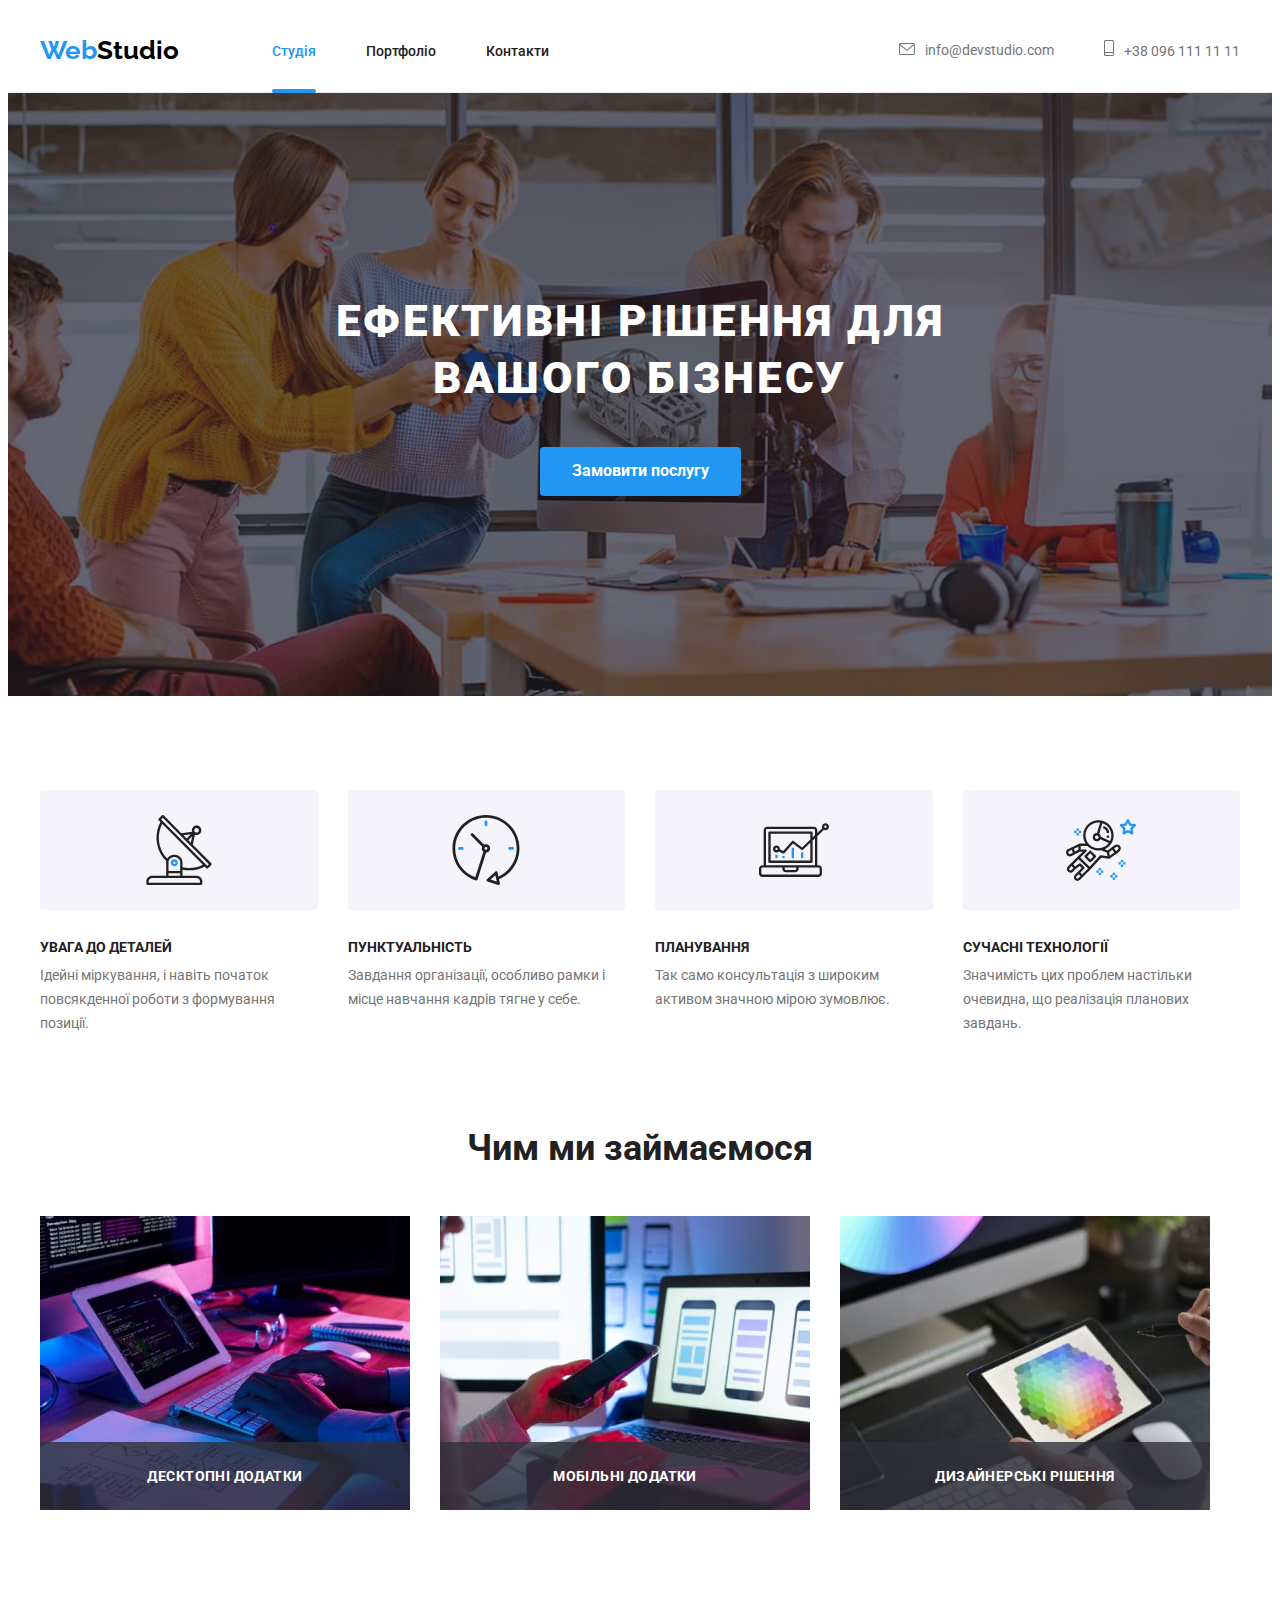
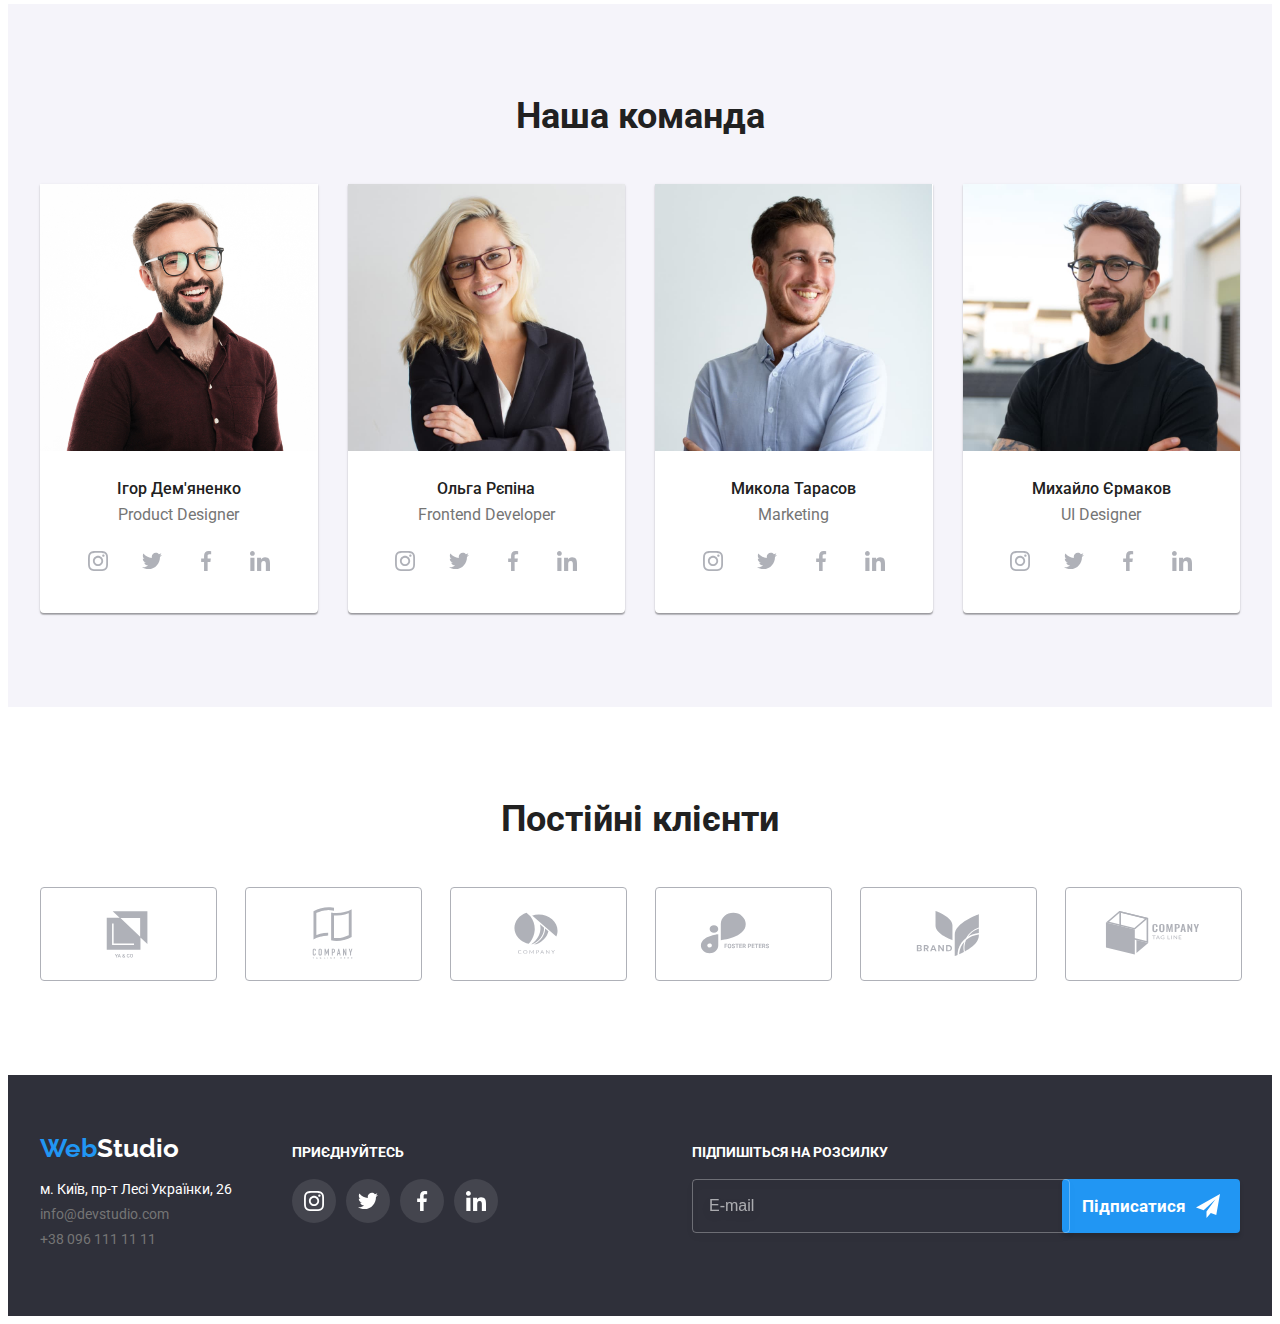
<file: index.html>
<!DOCTYPE html>
<html lang="uk">
<head>
    <meta charset="UTF-8">
    <meta http-equiv="X-UA-Compatible" content="IE=edge">
    <meta name="viewport" content="width=device-width, initial-scale=1.0">
    <title>Document</title>
    <link rel="stylesheet" href="https://cdnjs.cloudflare.com/ajax/libs/modern-normalize/1.1.0/modern-normalize.min.css" integrity="sha512-wpPYUAdjBVSE4KJnH1VR1HeZfpl1ub8YT/NKx4PuQ5NmX2tKuGu6U/JRp5y+Y8XG2tV+wKQpNHVUX03MfMFn9Q==" crossorigin="anonymous" referrerpolicy="no-referrer" >
    <meta name="viewport" content="width=device-width, initial-scale=1.0" >
    <link rel="stylesheet" href="./css/main.min.css" >
    <link rel="preconnect" href="https://fonts.googleapis.com">
<link rel="preconnect" href="https://fonts.gstatic.com" crossorigin>
<link href="https://fonts.googleapis.com/css2?family=Raleway:wght@700&family=Roboto:wght@400;500;700;900&display=swap" rel="stylesheet">
</head>
<body >
   
          
    <header class="header">
        <div class="container header__contanier">
            <a href="index.html" class="logo logo--header"><span class="log">Web</span>Studio</a>

                <nav class="navigation">
                    <ul class="navigation__list">
                        <li class="navigation__item"> <a href="index.html" class="link navigation__link current ">Студія</a>  </li>
                        <li class="navigation__item">  <a href="portfolio.html" class="link navigation__link">Портфоліо</a>  </li>
                        <li class="navigation__item"> <a href="" class="link navigation__link">Контакти</a>  </li>
                    </ul>
                </nav>
                
            <ul class="contact contact-header">
                <li> 
                    <a href="mailto:info@devstudio.com" class="link"> 
                    <svg class="contact__icon" width="16" height="12">
                        <use href="./img/symbol-defs.svg#envelope"></use>
                    </svg>info@devstudio.com</a>
                    </li>
                <li> <a href="+380961111111"  class="link">
                    <svg class="contact__icon smartphone" width="10" height="16">
                        <use href="./img/symbol-defs.svg#smartphone"> </use>
                    </svg>+38 096 111 11 11</a> </li>
            </ul>

            <button type="button" class="menu-open-btn" data-menu-open>
                <svg class="menu-open-svg" width="40" height="40">
                    <use href="./img/symbol-defs.svg#menu" > </use>
                </svg>
            </button>
        </div> 

            <div class="mob-menu is-hidden" data-menu>
                <button type="button" class="menu-close-btn" data-menu-close >
                    <svg class="close-button" width="40" height="40">
                        <use href="./img/symbol-defs.svg#close"></use>
                    </svg>
                </button>
                <div class=" menu">

                    <div class="menu-navigation" >
                        <nav class="menu__navigation">
                            <ul class="menu__navigation-list">
                                <li class="menu__navigation-item"> <a href="index.html" class="link menu__navigation-item-link current ">Студія</a>  </li>
                                <li class="menu__navigation-item">  <a href="portfolio.html" class="link menu__navigation-item-link">Портфоліо</a>  </li>
                                <li class="menu__navigation-item"> <a href="" class="link menu__navigation-item-link">Контакти</a>  </li>
                            </ul>
                        </nav>
                    </div>

                    <div>
                        <ul class="menu__contact ">
                                <li> <a href="+380961111111"  class="link menu__contact-link">+38 096 111 11 11</a> </li>
                                <li> <a href="mailto:info@devstudio.com" class="link menu__contact-link "> info@devstudio.com</a></li>
                        </ul>
    
                        <ul class="menu__soc">
                            <li class="menu__soc-item"> <a href="" class="menu__soc-link first"  >Instagram</a></li>
                            <li class="menu__soc-item"><a href="" class="menu__soc-link">Twitter</a></li>
                            <li class="menu__soc-item"><a href="" class="menu__soc-link">Facebook</a></li>
                            <li class="menu__soc-item"><a href="" class="menu__soc-link">LinkedIn</a></li>
                        </ul>
                    </div>
                </div>
            </div>
    </header>
    
    <main>
        <section class="hero">
            <div class="container container--hero">
                <h1 class="hero__maintitle">Ефективні рішення для вашого бізнесу</h1>
                <button type="button"  class="hero__button" data-modal-open>Замовити послугу</button>
            </div>
        </section>




        <section class="feature section" > 
           <div class="container">
                <h2 class="visually-hidden ">info </h2>
                    <ul class="feature__list">
                        <li class="feature__item">
                            <div class="feature__container">
                                <svg class="feature__icon" width="70" height="70">
                                    <use href="./img/symbol-defs.svg#antenna"></use>
                                </svg>
                            </div>
                            <h3 class="feature__text">УВАГА ДО ДЕТАЛЕЙ</h3>
                            <p class="feature__discription">Ідейні міркування, і навіть початок повсякденної роботи з формування позиції.</p>
                        </li>
                        <li class="feature__item">
                            <div class="feature__container">
                                <svg class="feature__icon" width="70" height="70">
                                    <use href="./img/symbol-defs.svg#clock"></use>
                                </svg>
                            </div>
                            <h3 class="feature__text">ПУНКТУАЛЬНІСТЬ</h3>
                            <p class="feature__discription"> Завдання організації, особливо рамки і місце навчання кадрів тягне у себе.</p>
    
                        </li>
                        <li class="feature__item">
                            <div class="feature__container">
                                <svg class="feature__icon" width="70" height="70">
                                    <use href="./img/symbol-defs.svg#diagram"></use>
                                </svg>
                            </div>
                            <h3 class="feature__text">ПЛАНУВАННЯ</h3>
                            <p class="feature__discription">Так само консультація з широким активом значною мірою зумовлює.</p>
    
                        </li>
                        <li class="feature__item">
                            <div class="feature__container">
                                <svg class="feature__icon" width="70" height="70">
                                    <use href="./img/symbol-defs.svg#astronaut"></use>
                                </svg>
                            </div>
                            <h3 class="feature__text">СУЧАСНІ ТЕХНОЛОГІЇ</h3>
                            <p class="feature__discription">Значимість цих проблем настільки очевидна, що реалізація планових завдань.</p>                        
                        </li>
                </ul>
           </div>
        </section>


        <section class="section activitis" >
             <div class="container">
                    <h2 class="activitis__title">Чим ми займаємося</h2>
                <ul class="activitis__photos">
                    <li class="activitis__item"> <img src="./img/img1.jpg" srcset="./img/img1.jpg 1x, ./img/img1-2x.jpg 2x" alt="code Icon" class="act" width='370' height="294">
                        <p class="activitis__item-text">Десктопні додатки</p>
                    </li>
                    <li class="activitis__item"><img src="./img/img2.jpg" srcset="./img/img2.jpg 1x, ./img/img2-2x.jpg 2x"  alt="code Icon" class="act" width='370' height="294">
                        <p class="activitis__item-text">Мобільні додатки</p>
                    </li>
                    <li class="activitis__item"><img src="./img/img3.jpg" srcset="./img/img3.jpg 1x, ./img/img3-2x.jpg 2x" alt="code Icon" class="act" width='370' height="294">
                        <p class="activitis__item-text">Дизайнерські рішення</p>
                    </li>
                </ul>
             </div>
        </section>


        <section class="section team">           
            <div class="container">
                 <h2 class="team__title">Наша команда</h2>
                <ul class="team__list">
                    <li class="member"> 
                        <picture>
                            <source srcset="./img/img01-2x.jpg 1x, ./img/img01.jpg 2x" 
                            media="(min-width: 1200px)"
                            >
                            <source srcset="./img/img01-tab.jpg 1x, ./img/img01-tab-2x.jpg 2x" 
                            media="(min-width: 768px)"
                            >
                            <source srcset="./img/img01-mob.jpg 1x, ./img/img01-mob-2x.jpg 2x" 
                            media="(max-width: 768px)"
                            >
                            <img src="./img/img01.jpg"  alt="worker1" >
                        </picture>
        
                        
                        <div class="team__member">
                            <h3 class="member__name">Ігор Дем'яненко</h3>
                            <p lang="en" class="member__job">Product Designer</p>
                            <ul class="member__soc-list">
                                <li class="member__soc-item">
                                    <a class="member__soc-link">
                                        <svg class="member__soc-icon" width="20" height="20">
                                            <use href="./img/symbol-defs.svg#instagram"></use>
                                        </svg>
                                    </a>
                                </li>
                                <li class="member__soc-item">
                                    <a class="member__soc-link">
                                        <svg class="member__soc-icon" width="20" height="20">
                                             <use href="./img/symbol-defs.svg#twitter"></use>
                                        </svg>
                                    </a>
                                </li>
                                <li class="member__soc-item">
                                    <a class="member__soc-link">
                                        <svg class="member__soc-icon" width="20" height="20">
                                            <use href="./img/symbol-defs.svg#facebook"></use>
                                        </svg>
                                    </a>
                                </li>
                                <li class="member__soc-item">
                                    <a class="member__soc-link">
                                        <svg class="member__soc-icon" width="20" height="20">
                                            <use href="./img/symbol-defs.svg#linkedin"></use>
                                        </svg>
                                    </a>
                                </li>
                            </ul>
                        </div>
                    </li>
                    <li class="member">
                        <picture>
                            <source srcset="./img/img02.jpg 1x, ./img/img02-2x.jpg 2x" 
                            media="(min-width: 1200px)"
                            >
                            <source srcset="./img/img02-tab.jpg 1x, ./img/img02-tab-2x.jpg 2x" 
                            media="(min-width: 768px)"
                            >
                            <source srcset="./img/img02-mob.jpg 1x, ./img/img02-mob-2x.jpg 2x" 
                            media="(max-width: 768px)"
                            >
                            <img src="./img/img02.jpg" alt="worker2"  >
                        </picture>
                        <div class="team__member">
                            <h3 class="member__name">Ольга Рєпіна</h3>
                            <p lang="en" class="member__job">Frontend Developer</p>
                            <ul class="member__soc-list">
                                <li class="member__soc-item">
                                    <a class="member__soc-link">
                                        <svg class="member__soc-icon" width="20" height="20">
                                            <use href="./img/symbol-defs.svg#instagram"></use>
                                        </svg>
                                    </a>
                                </li>
                                <li class="member__soc-item">
                                    <a class="member__soc-link">
                                        <svg class="member__soc-icon" width="20" height="20">
                                             <use href="./img/symbol-defs.svg#twitter"></use>
                                        </svg>
                                    </a>
                                </li>
                                <li class="member__soc-item">
                                    <a class="member__soc-link">
                                        <svg class="member__soc-icon" width="20" height="20">
                                            <use href="./img/symbol-defs.svg#facebook"></use>
                                        </svg>
                                    </a>
                                </li>
                                <li class="member__soc-item">
                                    <a class="member__soc-link">
                                        <svg class="member__soc-icon" width="20" height="20">
                                            <use href="./img/symbol-defs.svg#linkedin"></use>
                                        </svg>
                                    </a>
                                </li>
                            </ul>
                        </div>
                    </li>
                    <li class="member">
                        <picture>
                            <source srcset="./img/img03.jpg 1x, ./img/img03-2x.jpg 2x" 
                            media="(min-width: 1200px)"
                            >
                            <source srcset="./img/img03-tab.jpg 1x, ./img/img03-tab-2x.jpg 2x" 
                            media="(min-width: 768px)"
                            >
                            <source srcset="./img/img03-mob.jpg 1x, ./img/img03-mob-2x.jpg 2x" 
                            media="(max-width: 768px)"
                            >
                            <img src="./img/img03.jpg" alt="worker3" >
                        </picture>
                       <div class="team__member">
                            <h3 class="member__name">Микола Тарасов</h3>
                            <p lang="en" class="member__job">Marketing</p>
                            <ul class="member__soc-list">
                                <li class="member__soc-item">
                                    <a class="member__soc-link">
                                        <svg class="member__soc-icon" width="20" height="20">
                                            <use href="./img/symbol-defs.svg#instagram"></use>
                                        </svg>
                                    </a>
                                </li>
                                <li class="member__soc-item">
                                    <a class="member__soc-link">
                                        <svg class="member__soc-icon" width="20" height="20">
                                             <use href="./img/symbol-defs.svg#twitter"></use>
                                        </svg>
                                    </a>
                                </li>
                                <li class="member__soc-item">
                                    <a class="member__soc-link">
                                        <svg class="member__soc-icon" width="20" height="20">
                                            <use href="./img/symbol-defs.svg#facebook"></use>
                                        </svg>
                                    </a>
                                </li>
                                <li class="member__soc-item">
                                    <a class="member__soc-link">
                                        <svg class="member__soc-icon" width="20" height="20">
                                            <use href="./img/symbol-defs.svg#linkedin"></use>
                                        </svg>
                                    </a>
                                </li>
                            </ul>
                       </div>
                    </li>
                    <li class="member">
                        <picture>
                            <source srcset="./img/img04.jpg 1x, ./img/img04-2x.jpg 2x" 
                            media="(min-width: 1200px)"
                            >
                            <source srcset="./img/img04-tab.jpg 1x, ./img/img04-tab-2x.jpg 2x" 
                            media="(min-width: 768px)"
                            >
                            <source srcset="./img/img04-mob.jpg 1x, ./img/img04-mob-2x.jpg 2x" 
                            media="(max-width: 768px)"
                            >
                            <img src="./img/img04.jpg" alt="worker4" >
                        </picture>
                        
                        <div class="team__member">
                            <h3 class="member__name">Михайло Єрмаков</h3>
                            <p lang="en" class="member__job">UI Designer</p>
                            <ul class="member__soc-list">
                                <li class="member__soc-item">
                                    <a class="member__soc-link">
                                        <svg class="member__soc-icon" width="20" height="20">
                                            <use href="./img/symbol-defs.svg#instagram"></use>
                                        </svg>
                                    </a>
                                </li>
                                <li class="member__soc-item">
                                    <a class="member__soc-link">
                                        <svg class="member__soc-icon" width="20" height="20">
                                             <use href="./img/symbol-defs.svg#twitter"></use>
                                        </svg>
                                    </a>
                                </li>
                                <li class="member__soc-item">
                                    <a class="member__soc-link">
                                        <svg class="member__soc-icon" width="20" height="20">
                                            <use href="./img/symbol-defs.svg#facebook"></use>
                                        </svg>
                                    </a>
                                </li>
                                <li class="member__soc-item">
                                    <a class="member__soc-link">
                                        <svg class="member__soc-icon" width="20" height="20">
                                            <use href="./img/symbol-defs.svg#linkedin"></use>
                                        </svg>
                                    </a>
                                </li>
                            </ul>
                        </div>
                    </li>
                </ul>
            </div>
        </section>

        <section class="section clients">
            
            <div class="container">
                <h2 class="clients__title">Постійні клієнти</h2>
                <ul class="clients__list">
                    <li class="client">
                        <a href="" class="client__link">
                            <svg class="client__icon" width="106" height="60">
                                <use href="./img/symbol-defs.svg#Logo"></use>
                            </svg>
                        </a>
                    </li>
                    <li class="client">
                        <a href="" class="client__link">
                            <svg class="client__icon" width="106" height="60">
                                <use href="./img/symbol-defs.svg#Logo-1"></use>
                            </svg>
                        </a>
                    </li>
                    <li class="client">
                        <a href="" class="client__link" >
                            <svg class="client__icon" width="106" height="60">
                                <use href="./img/symbol-defs.svg#Logo-2"></use>
                            </svg>
                        </a>
                    </li>
                    <li class="client">
                        <a href="" class="client__link" >
                            <svg class="client__icon" width="106" height="60">
                                <use href="./img/symbol-defs.svg#Logo-3"></use>
                            </svg>
                        </a>
                    </li>
                    <li class="client">
                        <a href="" class="client__link" >
                            <svg class="client__icon" width="106" height="60">
                                <use href="./img/symbol-defs.svg#Logo-4"></use>
                            </svg>
                        </a>
                    </li>
                    <li class="client">
                        <a href="" class="client__link" >
                            <svg class="client__icon" width="106" height="60">
                                <use href="./img/symbol-defs.svg#Logo-5"></use>
                            </svg>
                        </a>
                    </li>
                </ul>
            </div>
        </section>
    </main> 

    <footer class="footer">
       <div class="container container--footer"> 
            <div class="container__div">
                <a href="index.html" class="logo logo--footer"><span class="log">Web</span>Studio</a>
                <address>
                    <ul class="contact contact--fotter">
                        <li> <a href="https://goo.gl/maps/DgeYsxFwgheYAi4k9" class="adress" >м. Київ, пр-т Лесі Українки, 26</a> </li>
                        <li> <a href="mailto:info@devstudio.com" class="link">info@devstudio.com</a> </li>
                        <li> <a href="+380961111111" class="link">+38 096 111 11 11</a> </li>
                    </ul>
        
                </address>
            </div>

            <div>
                <h2 class="footer__title">Приєднуйтесь</h2>
                <ul class="footer__soc-list">
                        <li class="footer__soc-item">
                            <a class="footer__soc-link">
                                <svg class="footer__soc-icon" width="20" height="20">
                                    <use href="./img/symbol-defs.svg#instagram"></use>
                                </svg>
                            </a>
                        </li>
                        <li class="footer__soc-item">
                            <a class="footer__soc-link">
                                <svg class="footer__soc-icon" width="20" height="20">
                                    <use href="./img/symbol-defs.svg#twitter"></use>
                                </svg>
                            </a>
                        </li>
                        <li class="footer__soc-item">
                            <a class="footer__soc-link">
                                <svg class="footer__soc-icon" width="20" height="20">
                                    <use href="./img/symbol-defs.svg#facebook"></use>
                                </svg>
                            </a>
                        </li>
                        <li class="footer__soc-item">
                            <a class="footer__soc-link">
                                <svg class="footer__soc-icon" width="20" height="20">
                                    <use href="./img/symbol-defs.svg#linkedin"></use>
                                </svg>
                            </a>
                        </li>
                </ul>
            </div>
            <form class="footer__send">
                <h2 class="footer__title">Підпишіться на розсилку</h2>

                <div class="footer__flex">
                    <label class="fllex-label">
                        <input type="email" name="email" class="footer__flex-input" required placeholder="E-mail"/>
                    </label>
                    <button type="submit" class="footer__flex-submit"> <span class="button-text">Підписатися</span>
                        <svg class="footer__flex-submit-svg" width="24" height="24">
                            <use href="./img/symbol-defs.svg#icon-send"></use>
                        </svg>
                    </button>
                </div>

            </form>
        </div>
    </footer>




    <div class="backdrop is-hidden" data-modal>
        <div class="modal">
            <h2  class="modal__title">Залиште свої дані, ми вам передзвонимо</h2>
            <button type="button"  class="modal__btn" data-modal-close>
                <svg class="close-button" width="18" height="18">
                    <use href="./img/symbol-defs.svg#close"></use>
                </svg>
            </button>

                <form >                
                    <label class="modal__item">
                        <span class="modal__label-text">І'мя</span>                    
                        <span class="modal__span">
                            <input type="text" name="username" class="modal__input modal-accent" required/>
                            <svg class="modal__icon" width="12" height="12">
                                <use href="./img/symbol-defs.svg#human"></use>
                            </svg>
                        </span>                    
                    </label>

                    <label class="modal__item">
                        <span class="modal__label-text">Телефон </span> 
                        <span class="modal__span">
                                <input type="tel" name="phone" class="modal__input modal-accent" required >
                                <svg class="modal__icon" width="13" height="13">
                                    <use href="./img/symbol-defs.svg#tel-modal"></use>
                                </svg>
                        </span>
                    </label>

                    <label class="modal__item">
                        <span class="modal__label-text">Пошта </span>                  
                        <span class="modal__span">
                            <input type="email" name="email" class="modal__input modal-accent" required >
                            <svg class="modal__icon" width="15" height="12">
                                <use href="./img/symbol-defs.svg#mail-modal"></use>
                            </svg>
                        </span>
                    </label>
                  
                    <label class="modal__item  ">
                        <span class="modal__label-text"> Коментар</span>                    
                        <textarea name="feedback"  placeholder="Введіть текст" class="modal__feedback modal-accent"></textarea>
                    </label>

                  <div class="check-container">
                      <input type="checkbox" name="privacy" id="privacy"  class="checkbox visually-hidden " value="true" required > 
                      <label class="check-item" for="privacy" >                
                        <span class="check-span">
                            <svg class="check-icon"  width="16" height="15">
                                <use href="./img/symbol-defs.svg#checked"></use>
                            </svg>
                        </span>
                        <span>Погоджуюся з розсилкою та приймаю <a class="contract">Умови договору</a> </span>
                      </label>
                  </div>

                  <div class="modal__button"><button type="submit" class="modal__send">Відправити</button></div>
            </form>
        </div>
     </div>
     <script src="./js/menu.js"></script>
     <script src="./js/modal.js"></script>
     
</body>
</html>
</file>
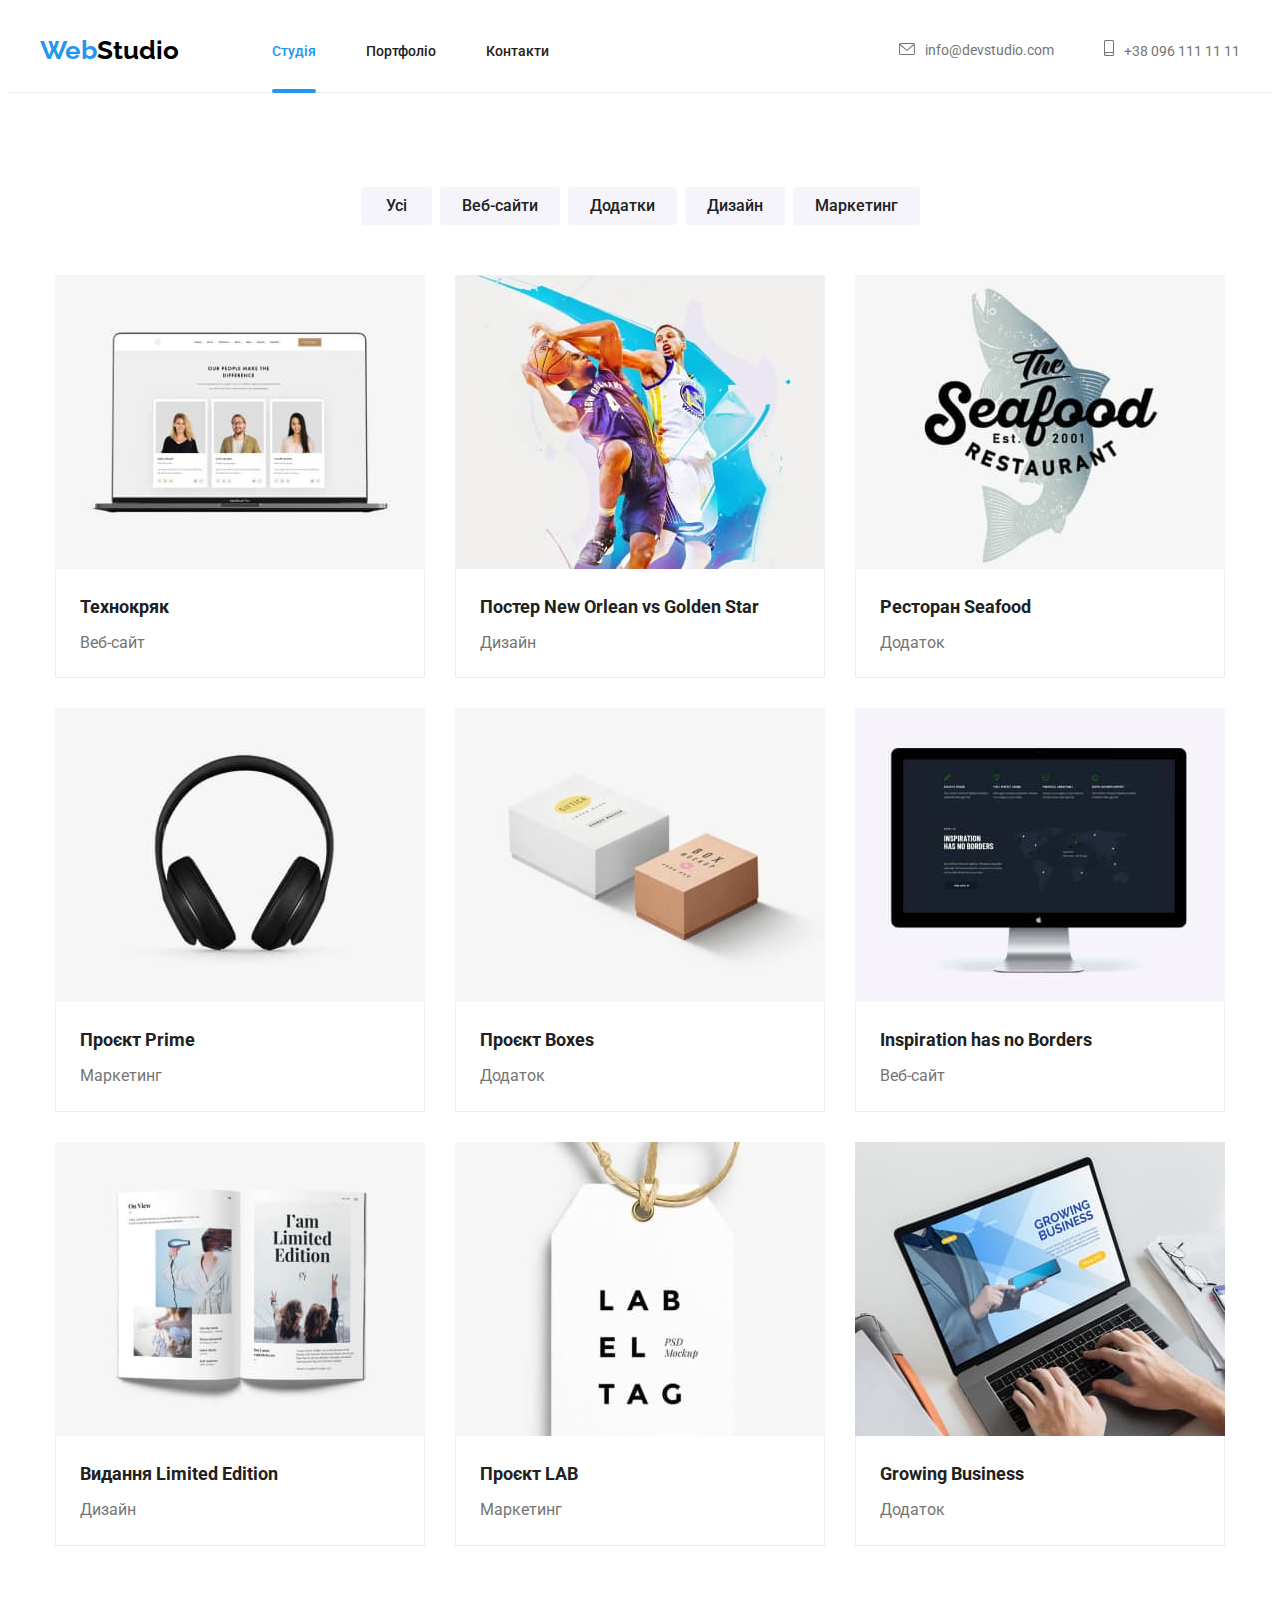
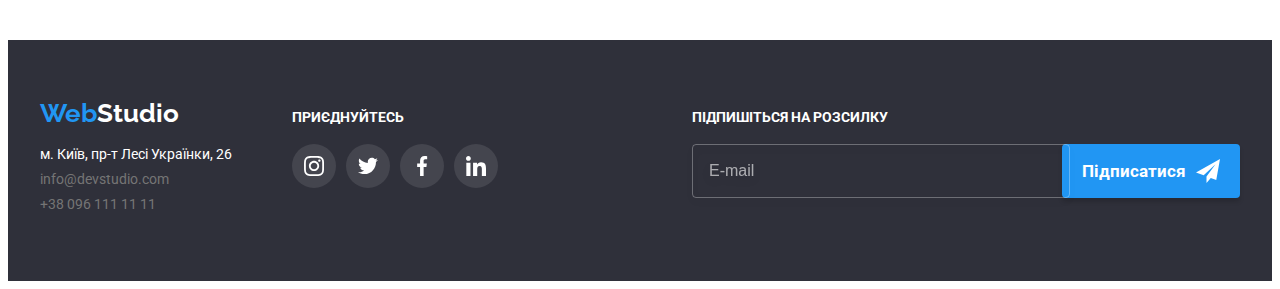
<file: portfolio.html>
<!DOCTYPE html>
<html lang="uk">
<head>
    <meta charset="UTF-8">
    <meta http-equiv="X-UA-Compatible" content="IE=edge">
    <meta name="viewport" content="width=device-width, initial-scale=1.0">
    <title>Document</title>
    <link rel="stylesheet" href="https://cdnjs.cloudflare.com/ajax/libs/modern-normalize/1.1.0/modern-normalize.min.css" integrity="sha512-wpPYUAdjBVSE4KJnH1VR1HeZfpl1ub8YT/NKx4PuQ5NmX2tKuGu6U/JRp5y+Y8XG2tV+wKQpNHVUX03MfMFn9Q==" crossorigin="anonymous" referrerpolicy="no-referrer" >
    
    <link rel="stylesheet" href="./css/main.css" >
    <link rel="preconnect" href="https://fonts.googleapis.com">
<link rel="preconnect" href="https://fonts.gstatic.com" crossorigin>
<link href="https://fonts.googleapis.com/css2?family=Raleway:wght@700&family=Roboto:wght@400;500;700;900&display=swap" rel="stylesheet">


</head>
<body>
         
    <header class="header">
        <div class="container header__contanier">
            <a href="index.html" class="logo logo--header"><span class="log">Web</span>Studio</a>

                <nav class="navigation">
                    <ul class="navigation__list">
                        <li class="navigation__item"> <a href="index.html" class="link navigation__link current ">Студія</a>  </li>
                        <li class="navigation__item">  <a href="portfolio.html" class="link navigation__link">Портфоліо</a>  </li>
                        <li class="navigation__item"> <a href="" class="link navigation__link">Контакти</a>  </li>
                    </ul>
                </nav>
                
            <ul class="contact contact-header">
                <li> 
                    <a href="mailto:info@devstudio.com" class="link"> 
                    <svg class="contact__icon" width="16" height="12">
                        <use href="./img/symbol-defs.svg#envelope"></use>
                    </svg>info@devstudio.com</a>
                    </li>
                <li> <a href="+380961111111"  class="link">
                    <svg class="contact__icon smartphone" width="10" height="16">
                        <use href="./img/symbol-defs.svg#smartphone"> </use>
                    </svg>+38 096 111 11 11</a> </li>
            </ul>

            <button type="button" class="menu-open-btn" data-menu-open>
                <svg class="menu-open-svg" width="40" height="40">
                    <use href="./img/symbol-defs.svg#menu" > </use>
                </svg>
            </button>
        </div> 

            <div class="mob-menu is-hidden" data-menu>
                <button type="button" class="menu-close-btn" data-menu-close >
                    <svg class="close-button" width="40" height="40">
                        <use href="./img/symbol-defs.svg#close"></use>
                    </svg>
                </button>
                <div class=" menu">
                    <div >
                        <nav class="menu__navigation">
                            <ul class="menu__navigation-list">
                                <li class="menu__navigation-item"> <a href="index.html" class="link menu__navigation-item-link  ">Студія</a>  </li>
                                <li class="menu__navigation-item">  <a href="portfolio.html" class="link menu__navigation-item-link current">Портфоліо</a>  </li>
                                <li class="menu__navigation-item"> <a href="" class="link menu__navigation-item-link">Контакти</a>  </li>
                            </ul>
                        </nav>
                    </div>

                    <div>
                        <ul class="menu__contact ">
                                <li> <a href="+380961111111"  class="link menu__contact-link">+38 096 111 11 11</a> </li>
                                <li> <a href="mailto:info@devstudio.com" class="link menu__contact-link "> info@devstudio.com</a></li>
                        </ul>
    
                        <ul class="menu__soc">
                            <li class="menu__soc-item"> <a href="" class="menu__soc-link first"  >Instagram</a></li>
                            <li class="menu__soc-item"><a href="" class="menu__soc-link">Twitter</a></li>
                            <li class="menu__soc-item"><a href="" class="menu__soc-link">Facebook</a></li>
                            <li class="menu__soc-item"><a href="" class="menu__soc-link">LinkedIn</a></li>
                        </ul>
                    </div>
                </div>
            </div>
    </header>
    
    <main>
        <section class="section">
            <div class="container portfolio">
                
                <h1 class="visually-hidden ">portfolio</h1>
                <ul class="portfolio__navi">
                    <li class="button-list"> <button type="button" class="portfolio__navi-button first-child">Усі</button> </li>
                    <li class="button-list"> <button type="button" class="portfolio__navi-button" >Веб-сайти</button>  </li>
                    <li class="button-list"> <button type="button" class="portfolio__navi-button">Додатки</button></li>
                    <li class="button-list"> <button type="button" class="portfolio__navi-button">Дизайн</button></li>
                    <li class="button-list"> <button type="button" class="portfolio__navi-button">Маркетинг</button></li>
                </ul>
            
                <ul class="our-projects">
                    <li class="project"> 
                        <div class="project-img-info">
                            <img src="./img/portfimg1.jpg" alt="project1" width="370" height="294">
                            <p class="img-info">Ресурс пропонує комплексні пропозиції з різним рівнем функціоналу та сервісів.  Все це дозволить відвідувачу отримати вичерпні відомості про компанію чи приватну особу</p>
                        </div>                        
                        <div class="project-info">
                            <h2 class="project-title">Технокряк</h2>
                            <p  class="project-text">Веб-сайт</p>
                        </div>
                    </li>
    
                    <li class="project">
                       <div class="project-img-info">
                            <img src="./img/portfimg2.jpg" alt="project2" width="370" height="294">
                            <p class="img-info"> Ресурс пропонує комплексні пропозиції з різним рівнем функціоналу та сервісів. Все це дозволить відвідувачу отримати вичерпні відомості про компанію чи приватну особу </p>
                       </div>
                        <div class="project-info">
                            <h2 class="project-title">Постер New Orlean vs Golden Star</h2>
                            <p  class="project-text">Дизайн</p>
                        </div>
                    </li>
    
                    <li class="project">

                        <div class="project-img-info">
                            <img src="./img/portfimg3.jpg" alt="project3" width="370" height="294">
                            <p class="img-info">Ресурс пропонує комплексні пропозиції з різним рівнем функціоналу та сервісів. Все це дозволить відвідувачу отримати вичерпні відомості про компанію чи приватну особу</p>
                        </div>
                      <div class="project-info">
                            <h2 class="project-title">Ресторан Seafood</h2>
                            <p class="project-text">Додаток</p>
                      </div>
                    </li>
    
                    <li class="project">

                        <div class="project-img-info">
                            <img src="./img/portfimg4.jpg" alt="project4" width="370" height="294">
                            <p class="img-info"> Ресурс пропонує комплексні пропозиції з різним рівнем функціоналу та сервісів. Все це дозволить відвідувачу отримати вичерпні відомості про компанію чи приватну особу </p>
                        </div>


                        <div class="project-info">
                            <h2 class="project-title">Проєкт Prime</h2>
                            <p  class="project-text">Маркетинг</p>
                        </div>
                    </li>
    
                    <li class="project">
                        <div class="project-img-info">
                            <img src="./img/portfimg5.jpg" alt="project5" width="370" height="294">
                            <p class="img-info">Ресурс пропонує комплексні пропозиції з різним рівнем функціоналу та сервісів. Все це дозволить відвідувачу отримати вичерпні відомості про компанію чи приватну особу</p>
                        </div>
                        
                        <div class="project-info">
                            <h2 class="project-title">Проєкт Boxes</h2>
                            <p  class="project-text">Додаток</p>
                        </div>
                    </li>
    
                    <li class="project">
                        <div class="project-img-info">
                            <img src="./img/portfimg6.jpg" alt="project6" width="370" height="294">
                            <p class="img-info">Ресурс пропонує комплексні пропозиції з різним рівнем функціоналу та сервісів. Все це дозволить відвідувачу отримати вичерпні відомості про компанію чи приватну особу</p>
                        </div>

                        
                        <div class="project-info">
                            <h2 class="project-title">Inspiration has no Borders</h2>
                            <p  class="project-text">Веб-сайт</p>
                        </div>
                    </li>
    
                    <li class="project">
                        <div class="project-img-info">
                            <img src="./img/portfimg7.jpg" alt="project7" width="370" height="294">
                            <p class="img-info">Ресурс пропонує комплексні пропозиції з різним рівнем функціоналу та сервісів. Все це дозволить відвідувачу отримати вичерпні відомості про компанію чи приватну особу</p>
                        </div>
                        
                       <div class="project-info">
                            <h2 class="project-title">Видання Limited Edition</h2>
                            <p  class="project-text">Дизайн</p>
                       </div>
                    </li>
    
                    <li class="project">
                        <div class="project-img-info">
                            <img src="./img/portfimg8.jpg" alt="project8" width="370" height="294">
                            <p class="img-info">Ресурс пропонує комплексні пропозиції з різним рівнем функціоналу та сервісів. Все це дозволить відвідувачу отримати вичерпні відомості про компанію чи приватну особу</p>
                        </div>
                        
                        <div class="project-info">
                            <h2 class="project-title">Проєкт LAB</h2>
                            <p  class="project-text">Маркетинг</p>
                        </div>
                    </li>
    
                    <li class="project">
                        <div class="project-img-info">
                           <img src="./img/portfimg9.jpg" alt="project9" width="370" height="294">
                            <p class="img-info">Ресурс пропонує комплексні пропозиції з різним рівнем функціоналу та сервісів. Все це дозволить відвідувачу отримати вичерпні відомості про компанію чи приватну особу</p>
                        </div>
                        
                        <div class="project-info">
                            <h2 class="project-title">Growing Business</h2>
                            <p  class="project-text">Додаток</p>
                        </div>
                    </li>
    
            </ul>
            </div>
    </section>

    </main>

    <footer class="footer">
        <div class="container container--footer"> 
             <div class="container__div">
                 <a href="index.html" class="logo logo--footer"><span class="log">Web</span>Studio</a>
                 <address>
                     <ul class="contact contact--fotter">
                         <li> <a href="https://goo.gl/maps/DgeYsxFwgheYAi4k9" class="adress" >м. Київ, пр-т Лесі Українки, 26</a> </li>
                         <li> <a href="mailto:info@devstudio.com" class="link">info@devstudio.com</a> </li>
                         <li> <a href="+380961111111" class="link">+38 096 111 11 11</a> </li>
                     </ul>
         
                 </address>
             </div>
 
             <div>
                 <h2 class="footer__title">Приєднуйтесь</h2>
                 <ul class="footer__soc-list">
                         <li class="footer__soc-item">
                             <a class="footer__soc-link">
                                 <svg class="footer__soc-icon" width="20" height="20">
                                     <use href="./img/symbol-defs.svg#instagram"></use>
                                 </svg>
                             </a>
                         </li>
                         <li class="footer__soc-item">
                             <a class="footer__soc-link">
                                 <svg class="footer__soc-icon" width="20" height="20">
                                     <use href="./img/symbol-defs.svg#twitter"></use>
                                 </svg>
                             </a>
                         </li>
                         <li class="footer__soc-item">
                             <a class="footer__soc-link">
                                 <svg class="footer__soc-icon" width="20" height="20">
                                     <use href="./img/symbol-defs.svg#facebook"></use>
                                 </svg>
                             </a>
                         </li>
                         <li class="footer__soc-item">
                             <a class="footer__soc-link">
                                 <svg class="footer__soc-icon" width="20" height="20">
                                     <use href="./img/symbol-defs.svg#linkedin"></use>
                                 </svg>
                             </a>
                         </li>
                 </ul>
             </div>
             <form class="footer__send">
                 <h2 class="footer__title">Підпишіться на розсилку</h2>
 
                 <div class="footer__flex">
                     <label class="fllex-label">
                         <input type="email" name="email" class="footer__flex-input" required placeholder="E-mail"/>
                     </label>
                     <button type="submit" class="footer__flex-submit"> <span class="button-text">Підписатися</span>
                         <svg class="footer__flex-submit-svg" width="24" height="24">
                             <use href="./img/symbol-defs.svg#icon-send"></use>
                         </svg>
                     </button>
                 </div>
 
             </form>
         </div>
     </footer>
 
     <script src="./js/menu.js"></script>
</body>
</html>
</file>
<file: css/main.css>
:root {
  --primary-text-color:#212121;
  --accent-color: #2196F3;
  --text-color: #757575;
  --bg-gradient: linear-gradient( to right,rgba(47, 48, 58, 0.4), rgba(47, 48, 58, 0.4));
}

.no-scrol {
  overflow: hidden;
}

p, h1, h2, h3, h4, h5, h6 {
  margin: 0;
}

ul, ol {
  margin: 0;
  padding-left: 0;
}

button {
  font-family: "Roboto";
  cursor: pointer;
}

li {
  list-style-type: none;
}

a {
  color: var(--primary-text-color);
  text-decoration: none;
  font-style: normal;
}

img {
  display: block;
  max-width: 100%;
  height: auto;
}

.visually-hidden {
  position: absolute;
  white-space: nowrap;
  width: 1px;
  height: 1px;
  overflow: hidden;
  border: 0;
  padding: 0;
  clip: rect(0 0 0 0);
  -webkit-clip-path: inset(50%);
          clip-path: inset(50%);
  margin: -1px;
}

body {
  color: var(--primary-text-color);
  font-family: "Roboto", sans-serif;
}

.section {
  padding-top: 60px;
  padding-bottom: 60px;
}
@media screen and (min-width: 1200px) {
  .section {
    padding-top: 94px;
    padding-bottom: 94px;
  }
}

.no-scrol {
  overflow: hidden;
}

.container {
  width: 100%;
  padding-left: 15px;
  padding-right: 15px;
  margin: 0 auto;
}
@media screen and (min-width: 480px) {
  .container {
    width: 480px;
  }
}
@media screen and (min-width: 768px) {
  .container {
    width: 768px;
  }
}
@media screen and (min-width: 1200px) {
  .container {
    width: 1200px;
  }
}

header {
  border-bottom: 1px solid #ECECEC;
  font-family: "Roboto", sans-serif;
}

.header__contanier {
  display: flex;
  align-items: center;
}

.logo--header {
  margin-right: 93px;
  color: #000000;
}
@media screen and (max-width: 767px) {
  .logo--header {
    margin: 16px 0px;
  }
}

.logo {
  font-family: "Raleway";
  font-weight: 700;
  font-size: 24px;
  line-height: 100%;
}
@media screen and (min-width: 1200px) {
  .logo {
    font-size: 26px;
  }
}

.log {
  color: #2196F3;
}

@media screen and (max-width: 767px) {
  .navigation {
    display: none;
  }
}

.navigation__list {
  display: flex;
  gap: 50px;
  padding: 21px 0;
}
@media screen and (min-width: 1200px) {
  .navigation__list {
    padding: 32px 0;
  }
}

.navigation__link {
  font-size: 14px;
  color: var(--primary-text-color);
  line-height: 100%;
  font-weight: 500;
  padding: 32px 0;
  transition: color 250ms cubic-bezier(0.4, 0, 0.2, 1);
  position: relative;
}
.navigation__link:hover {
  color: var(--accent-color);
}
.navigation__link:focus {
  color: var(--accent-color);
}

.navigation__item {
  display: block;
}

.navigation .link.current {
  color: var(--accent-color);
}
.navigation .link.current::after {
  width: 100%;
  content: "";
  display: block;
  position: absolute;
  left: 0;
  bottom: -2px;
  width: 100%;
  border-radius: 2px;
  height: 4px;
  background-color: var(--accent-color);
}
@media screen and (max-width: 1200px) {
  .navigation .link.current::after {
    bottom: -1px;
  }
}

.contact-header {
  padding: 21px 0;
  margin-left: auto;
}
@media screen and (min-width: 1200px) {
  .contact-header {
    padding: 32px 0;
    gap: 50px;
    display: flex;
  }
}
@media screen and (max-width: 767px) {
  .contact-header {
    display: none;
  }
}

.contact__icon {
  fill: currentColor;
  margin-right: 10px;
}

.contact-header .link {
  color: var(--text-color);
  font-size: 12px;
  margin-bottom: 10px;
  padding: 10px 0;
  transition: color 250ms cubic-bezier(0.4, 0, 0.2, 1);
}
@media screen and (min-width: 1200px) {
  .contact-header .link {
    padding: 32px 0;
    font-size: 14px;
  }
}
.contact-header .link:hover {
  color: var(--accent-color);
}
.contact-header .link:focus {
  color: var(--accent-color);
}

.menu-open-btn {
  display: block;
  margin-left: auto;
  border: none;
  background-color: transparent;
  width: 40px;
  height: 40px;
}
@media screen and (min-width: 768px) {
  .menu-open-btn {
    display: none;
  }
}

.mob-menu {
  background-color: rgb(255, 255, 255);
  position: fixed;
  width: 100vw;
  height: 100vh;
  top: 0;
  z-index: 1;
}
.mob-menu > .menu {
  height: 100%;
  overflow: auto;
  display: flex;
  flex-direction: column;
  justify-content: space-between;
  width: 100%;
  padding: 48px 40px;
  margin: 0 auto;
}
@media screen and (min-width: 480px) {
  .mob-menu > .menu {
    width: 480px;
  }
}

.menu-navigation {
  margin-bottom: 40px;
}

.menu__soc-item {
  position: relative;
}

.menu__soc-item:not(:last-child)::after {
  content: "";
  position: absolute;
  height: 100%;
  width: 1px;
  background-color: rgba(33, 33, 33, 0.2);
}

.menu-close-btn {
  position: absolute;
  display: block;
  border: none;
  background-color: transparent;
  margin-left: auto;
  top: 10px;
  right: 15px;
}
.menu-close-btn:hover {
  fill: var(--accent-color);
}

.menu__navigation-item-link.current {
  color: var(--accent-color);
}

.menu__navigation-item-link {
  font-weight: 500;
  font-size: 40px;
  line-height: 47px;
  letter-spacing: 0.02em;
  color: var(--primary-text-color);
}
.menu__navigation-item-link:hover {
  color: var(--accent-color);
}

.menu__navigation {
  display: block;
}

.menu__navigation-item {
  margin-bottom: 32px;
}

.menu__contact {
  display: block;
}

.menu__contact-link {
  font-weight: 500;
  font-size: 24px;
  line-height: 28px;
  letter-spacing: 0.02em;
  color: #757575;
}
@media screen and (max-width: 380px) {
  .menu__contact-link {
    font-size: 19px;
  }
}

.menu__contact li:first-child a {
  font-weight: 500;
  font-size: 34px;
  line-height: 40px;
  color: #2196F3;
}
@media screen and (max-width: 380px) {
  .menu__contact li:first-child a {
    font-size: 27px;
  }
}

.menu__contact li {
  margin-bottom: 32px;
}

.menu__soc {
  display: flex;
  bottom: 0;
}

.menu__soc-link {
  font-weight: 500;
  font-size: 18px;
  line-height: 22px;
  letter-spacing: 0.02em;
  color: #2196F3;
  padding-right: 10px;
  padding-left: 10px;
}
@media screen and (max-width: 420px) {
  .menu__soc-link {
    font-size: 15px;
  }
}
@media screen and (max-width: 380px) {
  .menu__soc-link {
    font-size: 12px;
  }
}

.menu__soc-link.first {
  padding-left: 0;
}

.footer {
  padding-top: 60px;
  padding-bottom: 60px;
  background: #2F303A;
}

.adress {
  color: #FFFFFF;
}

.container--footer {
  display: flex;
  gap: 60px;
  flex-wrap: wrap;
  justify-content: center;
}
@media screen and (min-width: 768px) {
  .container--footer {
    justify-content: space-around;
  }
}

.container__div {
  text-align: center;
}
@media screen and (min-width: 1200px) {
  .container__div {
    text-align: left;
  }
}

.contact--fotter {
  margin-top: 20px;
}

.logo {
  font-family: "Raleway";
  font-weight: 700;
  font-size: 24px;
  line-height: 100%;
}
@media screen and (min-width: 1200px) {
  .logo {
    font-size: 26px;
  }
}

.logo--footer {
  color: #FFFFFF;
}

.contact--fotter li {
  margin-bottom: 8px;
  font-size: 14px;
  font-weight: 400;
}
@media screen and (min-width: 1200px) {
  .contact--fotter li {
    margin-bottom: 9px;
  }
}

.contact--fotter .link {
  color: var(--text-color);
  transition: color 250ms cubic-bezier(0.4, 0, 0.2, 1);
}
.contact--fotter .link:hover {
  color: var(--accent-color);
}
.contact--fotter .link:focus {
  color: var(--accent-color);
}

.footer__soc-list {
  display: flex;
  gap: 10px;
}

.footer__soc-link {
  display: flex;
  width: 44px;
  height: 44px;
  background: rgba(255, 255, 255, 0.1);
  color: #FFFFFF;
  border-radius: 50%;
  justify-content: center;
  align-items: center;
  transition: background 250ms cubic-bezier(0.4, 0, 0.2, 1);
}
.footer__soc-link:hover {
  background: #2196F3;
}
.footer__soc-link:focus {
  background: #2196F3;
}

.footer__soc-icon {
  fill: currentColor;
}

.footer__title {
  text-transform: uppercase;
  font-weight: 700;
  font-size: 14px;
  line-height: 100%;
  color: #FFFFFF;
  margin-bottom: 20px;
  margin-top: 10px;
  text-align: center;
}
@media screen and (min-width: 1200px) {
  .footer__title {
    text-align: left;
  }
}

@media screen and (max-width: 1200px) {
  .footer__send {
    width: 100%;
    text-align: center;
  }
}
@media screen and (min-width: 1200px) {
  .footer__send {
    margin-left: auto;
  }
}

.footer__flex-input {
  width: 100%;
  max-width: 450px;
  height: 50px;
  padding-left: 16px;
  border: 1px solid rgba(255, 255, 255, 0.3);
  filter: drop-shadow(0px 4px 4px rgba(0, 0, 0, 0.15));
  border-radius: 4px;
  background-color: transparent;
  color: rgba(255, 255, 255, 0.8);
  font-weight: 400;
  font-size: 16px;
}
@media screen and (min-width: 1200px) {
  .footer__flex-input {
    width: 358px;
  }
}
@media screen and (min-width: 768px) {
  .footer__flex-input {
    margin-right: auto;
  }
}
.footer__flex-input::-moz-placeholder {
  color: rgba(255, 255, 255, 0.6);
  font-weight: 400;
  font-size: 16px;
}
.footer__flex-input:-ms-input-placeholder {
  color: rgba(255, 255, 255, 0.6);
  font-weight: 400;
  font-size: 16px;
}
.footer__flex-input::placeholder {
  color: rgba(255, 255, 255, 0.6);
  font-weight: 400;
  font-size: 16px;
}

.fllex-label {
  width: 100%;
}
@media screen and (min-width: 1200px) {
  .fllex-label {
    width: 358px;
  }
}

.footer__flex-submit {
  border: transparent;
  background: #2196F3;
  box-shadow: 0px 4px 4px rgba(0, 0, 0, 0.15);
  border-radius: 4px;
  padding: 10px 20px;
  display: flex;
  justify-content: center;
  align-items: center;
  gap: 10px;
}
.footer__flex-submit:hover {
  background-color: #188CE8;
}

.button-text {
  font-weight: 700;
  font-size: 17px;
  color: #FFFFFF;
}

.footer__flex-submit-svg {
  fill: #FFFFFF;
}

.footer__flex {
  display: flex;
  gap: 12px;
  flex-wrap: wrap;
  justify-content: center;
  width: 100%;
}

.hero {
  max-width: 1600px;
  text-align: center;
  color: #FFFFFF;
  background-size: cover;
  background-image: var(--bg-gradient), url(../img/background-mob.jpg);
  margin-left: auto;
  margin-right: auto;
  background-repeat: no-repeat;
  background-position: center;
}
@media (min-device-pixel-ratio: 2), (-webkit-min-device-pixel-ratio: 2), (min-resolution: 192dpi), (min-resolution: 2dppx) {
  .hero {
    background-image: var(--bg-gradient), url(../img/background-mob-2x.jpg);
  }
}
@media screen and (min-width: 768px) {
  .hero {
    background-image: var(--bg-gradient), url(../img/background-tab.jpg);
  }
}
@media screen and (min-width: 768px) and (min-device-pixel-ratio: 2), screen and (min-width: 768px) and (-webkit-min-device-pixel-ratio: 2), screen and (min-width: 768px) and (min-resolution: 192dpi), screen and (min-width: 768px) and (min-resolution: 2dppx) {
  .hero {
    background-image: var(--bg-gradient), url(../img/background-tab-2x.jpg);
  }
}
@media screen and (min-width: 1200px) {
  .hero {
    background-image: var(--bg-gradient), url(../img/background.jpg);
  }
}
@media screen and (min-width: 1200px) and (min-device-pixel-ratio: 2), screen and (min-width: 1200px) and (-webkit-min-device-pixel-ratio: 2), screen and (min-width: 1200px) and (min-resolution: 192dpi), screen and (min-width: 1200px) and (min-resolution: 2dppx) {
  .hero {
    background-image: var(--bg-gradient), url(../img/background-2x.jpg);
  }
}

.hero__button {
  background: #2196F3;
  border-radius: 4px;
  font-size: 16px;
  color: #FFFFFF;
  border: none;
  font-weight: 700;
  cursor: pointer;
  line-height: 1.8;
  padding: 10px 32px;
  margin-top: 40px;
  transition: background-color 250ms cubic-bezier(0.4, 0, 0.2, 1);
}

.container--hero {
  padding: 118px 0;
}
@media screen and (min-width: 768px) {
  .container--hero {
    padding: 128px 0;
  }
}
@media screen and (min-width: 1200px) {
  .container--hero {
    padding: 200px 0;
  }
}

.hero__button:hover {
  background-color: #188CE8;
}

.hero__maintitle {
  font-weight: 900;
  font-size: 26px;
  margin: 0 auto;
  text-transform: uppercase;
  max-width: 360px;
  line-height: 1.6;
}
@media screen and (min-width: 1200px) {
  .hero__maintitle {
    font-size: 44px;
    line-height: 1.3;
    max-width: 650px;
    letter-spacing: 0.06em;
  }
}

.feature {
  font-size: 14px;
}

.feature__list {
  display: flex;
  gap: 30px;
  flex-wrap: wrap;
}

.feature__item {
  width: 100%;
}
@media screen and (min-width: 768px) {
  .feature__item {
    width: calc((100% - 30px) / 2);
  }
}
@media screen and (min-width: 1200px) {
  .feature__item {
    width: calc((100% - 90px) / 4);
  }
}

.feature__container {
  background: #F5F4FA;
  border-radius: 4px;
  width: 100%;
  height: 120px;
  display: flex;
  align-items: center;
  justify-content: center;
}

.feature__text {
  font-weight: 700;
  font-size: 14px;
  color: var(--primary-text-color);
  line-height: 100%;
  margin-bottom: 10px;
  margin-top: 30px;
}
@media screen and (max-width: 767px) {
  .feature__text {
    text-align: center;
  }
}

.feature__discription {
  font-weight: 400;
  font-size: 14px;
  color: var(--text-color);
  line-height: 1.7;
}

.act {
  width: 370px;
  height: 294px;
}

.activitis {
  padding-top: 0px;
}
@media screen and (max-width: 1200px) {
  .activitis {
    display: none;
  }
}

.activitis__title {
  font-weight: 700;
  font-size: 36px;
  color: var(--primary-text-color);
  line-height: 100%;
  text-align: center;
  margin-bottom: 50px;
}

.activitis__photos {
  display: flex;
  gap: 30px;
}

.activitis__photos img {
  display: block;
}

.activitis__item {
  position: relative;
  display: block;
}

.activitis__item-text {
  position: absolute;
  bottom: 0px;
  width: 100%;
  font-weight: 700;
  font-size: 14px;
  line-height: 100%;
  letter-spacing: 0.03em;
  text-transform: uppercase;
  text-align: center;
  padding-top: 27px;
  padding-bottom: 27px;
  color: #FFFFFF;
  display: block;
  background-color: rgba(47, 48, 58, 0.8);
}

.team__title {
  font-weight: 700;
  font-size: 36px;
  text-align: center;
  color: var(--primary-text-color);
  line-height: 100%;
  margin-bottom: 50px;
}

.team {
  background: #F5F4FA;
}

.team__list {
  display: flex;
  gap: 30px;
  flex-wrap: wrap;
}

.member {
  background: #FFFFFF;
  box-shadow: 0px 1px 3px rgba(0, 0, 0, 0.12), 0px 1px 1px rgba(0, 0, 0, 0.14), 0px 2px 1px rgba(0, 0, 0, 0.2);
  border-radius: 0px 0px 4px 4px;
  text-align: center;
  width: 100%;
}
@media screen and (min-width: 768px) {
  .member {
    width: calc((100% - 30px) / 2);
  }
}
@media screen and (min-width: 1200px) {
  .member {
    width: calc((100% - 90px) / 4);
  }
}

.team__member {
  padding: 30px;
}

.member__job {
  color: #757575;
  font-weight: 400;
  font-size: 16px;
  line-height: 100%;
  margin-top: 10px;
  margin-bottom: 16px;
}

.member__name {
  font-weight: 500;
  font-size: 16px;
  line-height: 100%;
  color: #212121;
}

.member__soc-list {
  display: flex;
  gap: 10px;
  align-items: center;
  justify-content: center;
}

.member__soc-link {
  display: flex;
  width: 44px;
  height: 44px;
  background: #FFFFFF;
  color: #AFB1B8;
  border-radius: 50%;
  justify-content: center;
  align-items: center;
  transition: background 250ms cubic-bezier(0.4, 0, 0.2, 1), color 250ms cubic-bezier(0.4, 0, 0.2, 1);
}
.member__soc-link:hover {
  background: #2196F3;
  color: #FFFFFF;
}
.member__soc-link:focus {
  background: #2196F3;
  color: #FFFFFF;
}

.member__soc-icon {
  fill: currentColor;
}

.clients__title {
  font-weight: 700;
  font-size: 36px;
  line-height: 100%;
  text-align: center;
  margin-bottom: 50px;
}

.clients__list {
  display: flex;
  gap: 30px;
  flex-wrap: wrap;
}

.client__link {
  border: 1px solid #AFB1B8;
  border-radius: 4px;
  color: #AFB1B8;
  height: 92px;
  display: flex;
  align-items: center;
  justify-content: center;
  transition: border 250ms cubic-bezier(0.4, 0, 0.2, 1), color 250ms cubic-bezier(0.4, 0, 0.2, 1);
  width: 100%;
}
.client__link:hover {
  border: 1px solid #2196F3;
  color: var(--accent-color);
}

.client__icon {
  fill: currentColor;
}

.client {
  width: 100%;
}
@media screen and (min-width: 768px) {
  .client {
    width: calc((100% - 30px) / 2);
  }
}
@media screen and (min-width: 1200px) {
  .client {
    width: calc((100% - 150px) / 6);
  }
}

.backdrop {
  position: fixed;
  top: 0;
  width: 100%;
  height: 100%;
  background-color: rgba(0, 0, 0, 0.2);
  transition: opacity 250ms cubic-bezier(0.4, 0, 0.2, 1), visibility 250ms cubic-bezier(0.4, 0, 0.2, 1);
}

.backdrop.is-hidden .modal {
  transform: translate(-50%, -50%) scaleX(0);
}

.modal {
  width: 450px;
  min-height: 500px;
  border-radius: 4px;
  background-color: #FFFFFF;
  position: absolute;
  top: 50%;
  left: 50%;
  box-shadow: 0px 1px 3px rgba(0, 0, 0, 0.12), 0px 1px 1px rgba(0, 0, 0, 0.14), 0px 2px 1px rgba(0, 0, 0, 0.2);
  padding: 40px;
  transform: translate(-50%, -50%) scaleX(1);
  transition: transform 250ms cubic-bezier(0.4, 0, 0.2, 1), visibility 250ms cubic-bezier(0.4, 0, 0.2, 1);
}
@media screen and (max-width: 450px) {
  .modal {
    width: 100%;
  }
}
@media screen and (min-width: 1200px) {
  .modal {
    width: 528px;
    min-height: 500px;
  }
}

.modal__btn {
  display: flex;
  align-items: center;
  justify-content: center;
  padding: 0;
  position: absolute;
  top: 8px;
  right: 8px;
  bottom: 11px;
  border-radius: 50%;
  width: 30px;
  height: 30px;
  background: #FFFFFF;
  border: 1px solid rgba(0, 0, 0, 0.1);
  transition: fill 250ms cubic-bezier(0.4, 0, 0.2, 1);
}
.modal__btn:hover {
  fill: var(--accent-color);
}

.is-hidden {
  opacity: 0;
  visibility: hidden;
  pointer-events: none;
}

.modal__title {
  color: #212121;
  font-weight: 700;
  font-size: 20px;
  line-height: 100%;
  text-align: center;
  margin-bottom: 12px;
}

.modal__input {
  width: 100%;
  height: 40px;
  border: 1px solid rgba(33, 33, 33, 0.2);
  border-radius: 4px;
  padding-left: 40px;
  margin-bottom: 10px;
  margin-top: 4px;
}

.modal-accent {
  transition: border-color 250ms cubic-bezier(0.4, 0, 0.2, 1);
}
.modal-accent:focus {
  border-color: #2196F3;
  outline: transparent;
}

.modal__span {
  position: relative;
  margin-bottom: 10px;
}

.modal__icon {
  position: absolute;
  bottom: 50%;
  transform: translateY(-100%);
  left: 13.5px;
  transition: fill 250ms cubic-bezier(0.4, 0, 0.2, 1);
}

.modal__label-text {
  font-weight: 400;
  font-size: 12px;
  color: #757575;
}

.modal-accent:focus + .modal__icon {
  fill: #2196F3;
}

.modal__feedback {
  width: 100%;
  height: 120px;
  resize: none;
  border: 1px solid rgba(33, 33, 33, 0.2);
  border-radius: 4px;
  font-weight: 400;
  font-size: 12px;
  line-height: 2;
  padding: 12px 16px;
  color: var(--primary-text-color);
  margin-top: 4px;
}
.modal__feedback::-moz-placeholder {
  color: rgba(117, 117, 117, 0.5);
}
.modal__feedback:-ms-input-placeholder {
  color: rgba(117, 117, 117, 0.5);
}
.modal__feedback::placeholder {
  color: rgba(117, 117, 117, 0.5);
}

.check-container {
  margin: 20px 11px 30px 12px;
}

.check-item {
  font-weight: 400;
  font-size: 12px;
  line-height: 100%;
  color: #757575;
  display: flex;
}
@media screen and (min-width: 1200px) {
  .check-item {
    font-size: 14px;
    line-height: 1.7;
  }
}

.check-span {
  width: 16px;
  height: 15px;
  border: 2px solid #212121;
  border-radius: 2px;
  display: flex;
  align-items: center;
  justify-content: center;
  margin-right: 8.38px;
  fill: transparent;
  cursor: pointer;
  transition: fill 250ms cubic-bezier(0.4, 0, 0.2, 1), background-color 250ms cubic-bezier(0.4, 0, 0.2, 1);
}

.chekbox {
  cursor: pointer;
  margin-top: 20px;
}

.modal__checkbox:checked + .modal__check-item .check-span {
  fill: #EEEEEE;
  background-color: var(--accent-color);
  border-color: transparent;
}

.modal__checkbox:focus + .modal__check-item .check-span {
  border-color: var(--accent-color);
}

.contract {
  color: #2196F3;
  text-decoration: underline;
  cursor: pointer;
  font-weight: 400;
  font-size: 12px;
  line-height: 100%;
}
@media screen and (min-width: 1200px) {
  .contract {
    font-size: 14px;
    line-height: 1.7;
  }
}

.modal__button {
  width: 100%;
  display: flex;
  align-items: center;
  justify-content: center;
}

.modal__send {
  background: #2196F3;
  box-shadow: 0px 4px 4px rgba(0, 0, 0, 0.15);
  border-radius: 4px;
  border: none;
  color: #FFFFFF;
  padding: 10px 52px;
  font-weight: 700;
  font-size: 16px;
  line-height: 1.8;
  cursor: pointer;
  text-align: center;
  letter-spacing: 0.06em;
  transition: background-color 250ms cubic-bezier(0.4, 0, 0.2, 1);
}
.modal__send:hover {
  background-color: #188CE8;
}

.portfolio__navi {
  display: flex;
  justify-content: center;
  gap: 8px;
  margin-bottom: 50px;
}

.portfolio__navi-button {
  font-style: normal;
  font-family: inherit;
  font-weight: 500;
  font-size: 16px;
  background: #F5F4FA;
  border-radius: 4px;
  border: none;
  color: var(--primary-text-color);
  line-height: 1.6;
  cursor: pointer;
  padding: 6px 22px;
  transition: background 250ms cubic-bezier(0.4, 0, 0.2, 1), color 250ms cubic-bezier(0.4, 0, 0.2, 1), box-shadow 250ms cubic-bezier(0.4, 0, 0.2, 1);
}
.portfolio__navi-button:hover {
  background: var(--accent-color);
  color: #FFFFFF;
  box-shadow: 0px 3px 1px rgba(0, 0, 0, 0.1), 0px 1px 2px rgba(0, 0, 0, 0.08), 0px 2px 2px rgba(0, 0, 0, 0.12);
}
.portfolio__navi-button:focus {
  background: var(--accent-color);
  color: #FFFFFF;
  box-shadow: 0px 3px 1px rgba(0, 0, 0, 0.1), 0px 1px 2px rgba(0, 0, 0, 0.08), 0px 2px 2px rgba(0, 0, 0, 0.12);
}

.first-child {
  padding: 6px 25px;
}

.project {
  transition: box-shadow 250ms cubic-bezier(0.4, 0, 0.2, 1);
}
.project:hover {
  box-shadow: 0px 1px 1px rgba(0, 0, 0, 0.12), 0px 4px 4px rgba(0, 0, 0, 0.06), 1px 4px 6px rgba(0, 0, 0, 0.16);
}

.project:hover .img-info {
  transform: translateY(0);
}

.project-img-info {
  position: relative;
  overflow: hidden;
}

.img-info {
  top: 0;
  left: 0;
  font-weight: 400;
  font-size: 18px;
  line-height: 1.5;
  position: absolute;
  color: #FFFFFF;
  background-color: rgba(33, 150, 243, 0.9);
  height: 100%;
  padding: 63px 24px;
  transform: translateY(101%);
  transition: transform 250ms cubic-bezier(0.4, 0, 0.2, 1);
}

.our-projects {
  display: flex;
  justify-content: center;
  flex-wrap: wrap;
  gap: 30px;
}

.our-projects .project {
  background: #FFFFFF;
  width: 370px;
}

.project img {
  display: block;
}

.project-info {
  border: 1px solid #EEEEEE;
  border-top: none;
  padding: 20px 24px;
}

.project-title {
  font-weight: 700;
  font-size: 18px;
  line-height: 2;
  color: var(--primary-text-color);
  margin-bottom: 4px;
}

.project-text {
  font-weight: 400;
  font-size: 16px;
  line-height: 1.8;
  color: var(--text-color);
}/*# sourceMappingURL=main.css.map */
</file>
<file: css/main.min.css>
:root{--primary-text-color:#212121;--accent-color: #2196F3;--text-color: #757575;--bg-gradient: linear-gradient( to right,rgba(47, 48, 58, 0.4), rgba(47, 48, 58, 0.4))}.no-scrol{overflow:hidden}p,h1,h2,h3,h4,h5,h6{margin:0}ul,ol{margin:0;padding-left:0}button{font-family:"Roboto";cursor:pointer}li{list-style-type:none}a{color:var(--primary-text-color);text-decoration:none;font-style:normal}img{display:block;max-width:100%;height:auto}.visually-hidden{position:absolute;white-space:nowrap;width:1px;height:1px;overflow:hidden;border:0;padding:0;clip:rect(0 0 0 0);-webkit-clip-path:inset(50%);clip-path:inset(50%);margin:-1px}body{color:var(--primary-text-color);font-family:"Roboto",sans-serif}.section{padding-top:60px;padding-bottom:60px}@media screen and (min-width: 1200px){.section{padding-top:94px;padding-bottom:94px}}.no-scrol{overflow:hidden}.container{width:100%;padding-left:15px;padding-right:15px;margin:0 auto}@media screen and (min-width: 480px){.container{width:480px}}@media screen and (min-width: 768px){.container{width:768px}}@media screen and (min-width: 1200px){.container{width:1200px}}header{border-bottom:1px solid #ececec;font-family:"Roboto",sans-serif}.header__contanier{display:flex;align-items:center}.logo--header{margin-right:93px;color:#000}@media screen and (max-width: 767px){.logo--header{margin:16px 0px}}.logo{font-family:"Raleway";font-weight:700;font-size:24px;line-height:100%}@media screen and (min-width: 1200px){.logo{font-size:26px}}.log{color:#2196f3}@media screen and (max-width: 767px){.navigation{display:none}}.navigation__list{display:flex;gap:50px;padding:21px 0}@media screen and (min-width: 1200px){.navigation__list{padding:32px 0}}.navigation__link{font-size:14px;color:var(--primary-text-color);line-height:100%;font-weight:500;padding:32px 0;transition:color 250ms cubic-bezier(0.4, 0, 0.2, 1);position:relative}.navigation__link:hover{color:var(--accent-color)}.navigation__link:focus{color:var(--accent-color)}.navigation__item{display:block}.navigation .link.current{color:var(--accent-color)}.navigation .link.current::after{width:100%;content:"";display:block;position:absolute;left:0;bottom:-2px;width:100%;border-radius:2px;height:4px;background-color:var(--accent-color)}@media screen and (max-width: 1200px){.navigation .link.current::after{bottom:-1px}}.contact-header{padding:21px 0;margin-left:auto}@media screen and (min-width: 1200px){.contact-header{padding:32px 0;gap:50px;display:flex}}@media screen and (max-width: 767px){.contact-header{display:none}}.contact__icon{fill:currentColor;margin-right:10px}.contact-header .link{color:var(--text-color);font-size:12px;margin-bottom:10px;padding:10px 0;transition:color 250ms cubic-bezier(0.4, 0, 0.2, 1)}@media screen and (min-width: 1200px){.contact-header .link{padding:32px 0;font-size:14px}}.contact-header .link:hover{color:var(--accent-color)}.contact-header .link:focus{color:var(--accent-color)}.menu-open-btn{display:block;margin-left:auto;border:none;background-color:rgba(0,0,0,0);width:40px;height:40px}@media screen and (min-width: 768px){.menu-open-btn{display:none}}.mob-menu{background-color:#fff;position:fixed;width:100vw;height:100vh;top:0;z-index:1}.mob-menu>.menu{height:100%;overflow:auto;display:flex;flex-direction:column;justify-content:space-between;width:100%;padding:48px 40px;margin:0 auto}@media screen and (min-width: 480px){.mob-menu>.menu{width:480px}}.menu-navigation{margin-bottom:40px}.menu__soc-item{position:relative}.menu__soc-item:not(:last-child)::after{content:"";position:absolute;height:100%;width:1px;background-color:rgba(33,33,33,.2)}.menu-close-btn{position:absolute;display:block;border:none;background-color:rgba(0,0,0,0);margin-left:auto;top:10px;right:15px}.menu-close-btn:hover{fill:var(--accent-color)}.menu__navigation-item-link.current{color:var(--accent-color)}.menu__navigation-item-link{font-weight:500;font-size:40px;line-height:47px;letter-spacing:.02em;color:var(--primary-text-color)}.menu__navigation-item-link:hover{color:var(--accent-color)}.menu__navigation{display:block}.menu__navigation-item{margin-bottom:32px}.menu__contact{display:block}.menu__contact-link{font-weight:500;font-size:24px;line-height:28px;letter-spacing:.02em;color:#757575}@media screen and (max-width: 380px){.menu__contact-link{font-size:19px}}.menu__contact li:first-child a{font-weight:500;font-size:34px;line-height:40px;color:#2196f3}@media screen and (max-width: 380px){.menu__contact li:first-child a{font-size:27px}}.menu__contact li{margin-bottom:32px}.menu__soc{display:flex;bottom:0}.menu__soc-link{font-weight:500;font-size:18px;line-height:22px;letter-spacing:.02em;color:#2196f3;padding-right:10px;padding-left:10px}@media screen and (max-width: 420px){.menu__soc-link{font-size:15px}}@media screen and (max-width: 380px){.menu__soc-link{font-size:12px}}.menu__soc-link.first{padding-left:0}.footer{padding-top:60px;padding-bottom:60px;background:#2f303a}.adress{color:#fff}.container--footer{display:flex;gap:60px;flex-wrap:wrap;justify-content:center}@media screen and (min-width: 768px){.container--footer{justify-content:space-around}}.container__div{text-align:center}@media screen and (min-width: 1200px){.container__div{text-align:left}}.contact--fotter{margin-top:20px}.logo{font-family:"Raleway";font-weight:700;font-size:24px;line-height:100%}@media screen and (min-width: 1200px){.logo{font-size:26px}}.logo--footer{color:#fff}.contact--fotter li{margin-bottom:8px;font-size:14px;font-weight:400}@media screen and (min-width: 1200px){.contact--fotter li{margin-bottom:9px}}.contact--fotter .link{color:var(--text-color);transition:color 250ms cubic-bezier(0.4, 0, 0.2, 1)}.contact--fotter .link:hover{color:var(--accent-color)}.contact--fotter .link:focus{color:var(--accent-color)}.footer__soc-list{display:flex;gap:10px}.footer__soc-link{display:flex;width:44px;height:44px;background:rgba(255,255,255,.1);color:#fff;border-radius:50%;justify-content:center;align-items:center;transition:background 250ms cubic-bezier(0.4, 0, 0.2, 1)}.footer__soc-link:hover{background:#2196f3}.footer__soc-link:focus{background:#2196f3}.footer__soc-icon{fill:currentColor}.footer__title{text-transform:uppercase;font-weight:700;font-size:14px;line-height:100%;color:#fff;margin-bottom:20px;margin-top:10px;text-align:center}@media screen and (min-width: 1200px){.footer__title{text-align:left}}@media screen and (max-width: 1200px){.footer__send{width:100%;text-align:center}}@media screen and (min-width: 1200px){.footer__send{margin-left:auto}}.footer__flex-input{width:100%;max-width:450px;height:50px;padding-left:16px;border:1px solid rgba(255,255,255,.3);filter:drop-shadow(0px 4px 4px rgba(0, 0, 0, 0.15));border-radius:4px;background-color:rgba(0,0,0,0);color:rgba(255,255,255,.8);font-weight:400;font-size:16px}@media screen and (min-width: 1200px){.footer__flex-input{width:358px}}@media screen and (min-width: 768px){.footer__flex-input{margin-right:auto}}.footer__flex-input::-moz-placeholder{color:rgba(255,255,255,.6);font-weight:400;font-size:16px}.footer__flex-input:-ms-input-placeholder{color:rgba(255,255,255,.6);font-weight:400;font-size:16px}.footer__flex-input::placeholder{color:rgba(255,255,255,.6);font-weight:400;font-size:16px}.fllex-label{width:100%}@media screen and (min-width: 1200px){.fllex-label{width:358px}}.footer__flex-submit{border:rgba(0,0,0,0);background:#2196f3;box-shadow:0px 4px 4px rgba(0,0,0,.15);border-radius:4px;padding:10px 20px;display:flex;justify-content:center;align-items:center;gap:10px}.footer__flex-submit:hover{background-color:#188ce8}.button-text{font-weight:700;font-size:17px;color:#fff}.footer__flex-submit-svg{fill:#fff}.footer__flex{display:flex;gap:12px;flex-wrap:wrap;justify-content:center;width:100%}.hero{max-width:1600px;text-align:center;color:#fff;background-size:cover;background-image:var(--bg-gradient),url(../img/background-mob.jpg);margin-left:auto;margin-right:auto;background-repeat:no-repeat;background-position:center}@media(min-device-pixel-ratio: 2),(-webkit-min-device-pixel-ratio: 2),(min-resolution: 192dpi),(min-resolution: 2dppx){.hero{background-image:var(--bg-gradient),url(../img/background-mob-2x.jpg)}}@media screen and (min-width: 768px){.hero{background-image:var(--bg-gradient),url(../img/background-tab.jpg)}}@media screen and (min-width: 768px)and (min-device-pixel-ratio: 2),screen and (min-width: 768px)and (-webkit-min-device-pixel-ratio: 2),screen and (min-width: 768px)and (min-resolution: 192dpi),screen and (min-width: 768px)and (min-resolution: 2dppx){.hero{background-image:var(--bg-gradient),url(../img/background-tab-2x.jpg)}}@media screen and (min-width: 1200px){.hero{background-image:var(--bg-gradient),url(../img/background.jpg)}}@media screen and (min-width: 1200px)and (min-device-pixel-ratio: 2),screen and (min-width: 1200px)and (-webkit-min-device-pixel-ratio: 2),screen and (min-width: 1200px)and (min-resolution: 192dpi),screen and (min-width: 1200px)and (min-resolution: 2dppx){.hero{background-image:var(--bg-gradient),url(../img/background-2x.jpg)}}.hero__button{background:#2196f3;border-radius:4px;font-size:16px;color:#fff;border:none;font-weight:700;cursor:pointer;line-height:1.8;padding:10px 32px;margin-top:40px;transition:background-color 250ms cubic-bezier(0.4, 0, 0.2, 1)}.container--hero{padding:118px 0}@media screen and (min-width: 768px){.container--hero{padding:128px 0}}@media screen and (min-width: 1200px){.container--hero{padding:200px 0}}.hero__button:hover{background-color:#188ce8}.hero__maintitle{font-weight:900;font-size:26px;margin:0 auto;text-transform:uppercase;max-width:360px;line-height:1.6}@media screen and (min-width: 1200px){.hero__maintitle{font-size:44px;line-height:1.3;max-width:650px;letter-spacing:.06em}}.feature{font-size:14px}.feature__list{display:flex;gap:30px;flex-wrap:wrap}.feature__item{width:100%}@media screen and (min-width: 768px){.feature__item{width:calc((100% - 30px)/2)}}@media screen and (min-width: 1200px){.feature__item{width:calc((100% - 90px)/4)}}.feature__container{background:#f5f4fa;border-radius:4px;width:100%;height:120px;display:flex;align-items:center;justify-content:center}.feature__text{font-weight:700;font-size:14px;color:var(--primary-text-color);line-height:100%;margin-bottom:10px;margin-top:30px}@media screen and (max-width: 767px){.feature__text{text-align:center}}.feature__discription{font-weight:400;font-size:14px;color:var(--text-color);line-height:1.7}.act{width:370px;height:294px}.activitis{padding-top:0px}@media screen and (max-width: 1200px){.activitis{display:none}}.activitis__title{font-weight:700;font-size:36px;color:var(--primary-text-color);line-height:100%;text-align:center;margin-bottom:50px}.activitis__photos{display:flex;gap:30px}.activitis__photos img{display:block}.activitis__item{position:relative;display:block}.activitis__item-text{position:absolute;bottom:0px;width:100%;font-weight:700;font-size:14px;line-height:100%;letter-spacing:.03em;text-transform:uppercase;text-align:center;padding-top:27px;padding-bottom:27px;color:#fff;display:block;background-color:rgba(47,48,58,.8)}.team__title{font-weight:700;font-size:36px;text-align:center;color:var(--primary-text-color);line-height:100%;margin-bottom:50px}.team{background:#f5f4fa}.team__list{display:flex;gap:30px;flex-wrap:wrap}.member{background:#fff;box-shadow:0px 1px 3px rgba(0,0,0,.12),0px 1px 1px rgba(0,0,0,.14),0px 2px 1px rgba(0,0,0,.2);border-radius:0px 0px 4px 4px;text-align:center;width:100%}@media screen and (min-width: 768px){.member{width:calc((100% - 30px)/2)}}@media screen and (min-width: 1200px){.member{width:calc((100% - 90px)/4)}}.team__member{padding:30px}.member__job{color:#757575;font-weight:400;font-size:16px;line-height:100%;margin-top:10px;margin-bottom:16px}.member__name{font-weight:500;font-size:16px;line-height:100%;color:#212121}.member__soc-list{display:flex;gap:10px;align-items:center;justify-content:center}.member__soc-link{display:flex;width:44px;height:44px;background:#fff;color:#afb1b8;border-radius:50%;justify-content:center;align-items:center;transition:background 250ms cubic-bezier(0.4, 0, 0.2, 1),color 250ms cubic-bezier(0.4, 0, 0.2, 1)}.member__soc-link:hover{background:#2196f3;color:#fff}.member__soc-link:focus{background:#2196f3;color:#fff}.member__soc-icon{fill:currentColor}.clients__title{font-weight:700;font-size:36px;line-height:100%;text-align:center;margin-bottom:50px}.clients__list{display:flex;gap:30px;flex-wrap:wrap}.client__link{border:1px solid #afb1b8;border-radius:4px;color:#afb1b8;height:92px;display:flex;align-items:center;justify-content:center;transition:border 250ms cubic-bezier(0.4, 0, 0.2, 1),color 250ms cubic-bezier(0.4, 0, 0.2, 1);width:100%}.client__link:hover{border:1px solid #2196f3;color:var(--accent-color)}.client__icon{fill:currentColor}.client{width:100%}@media screen and (min-width: 768px){.client{width:calc((100% - 30px)/2)}}@media screen and (min-width: 1200px){.client{width:calc((100% - 150px)/6)}}.backdrop{position:fixed;top:0;width:100%;height:100%;background-color:rgba(0,0,0,.2);transition:opacity 250ms cubic-bezier(0.4, 0, 0.2, 1),visibility 250ms cubic-bezier(0.4, 0, 0.2, 1)}.backdrop.is-hidden .modal{transform:translate(-50%, -50%) scaleX(0)}.modal{width:450px;min-height:500px;border-radius:4px;background-color:#fff;position:absolute;top:50%;left:50%;box-shadow:0px 1px 3px rgba(0,0,0,.12),0px 1px 1px rgba(0,0,0,.14),0px 2px 1px rgba(0,0,0,.2);padding:40px;transform:translate(-50%, -50%) scaleX(1);transition:transform 250ms cubic-bezier(0.4, 0, 0.2, 1),visibility 250ms cubic-bezier(0.4, 0, 0.2, 1)}@media screen and (max-width: 450px){.modal{width:100%}}@media screen and (min-width: 1200px){.modal{width:528px;min-height:500px}}.modal__btn{display:flex;align-items:center;justify-content:center;padding:0;position:absolute;top:8px;right:8px;bottom:11px;border-radius:50%;width:30px;height:30px;background:#fff;border:1px solid rgba(0,0,0,.1);transition:fill 250ms cubic-bezier(0.4, 0, 0.2, 1)}.modal__btn:hover{fill:var(--accent-color)}.is-hidden{opacity:0;visibility:hidden;pointer-events:none}.modal__title{color:#212121;font-weight:700;font-size:20px;line-height:100%;text-align:center;margin-bottom:12px}.modal__input{width:100%;height:40px;border:1px solid rgba(33,33,33,.2);border-radius:4px;padding-left:40px;margin-bottom:10px;margin-top:4px}.modal-accent{transition:border-color 250ms cubic-bezier(0.4, 0, 0.2, 1)}.modal-accent:focus{border-color:#2196f3;outline:rgba(0,0,0,0)}.modal__span{position:relative;margin-bottom:10px}.modal__icon{position:absolute;bottom:50%;transform:translateY(-100%);left:13.5px;transition:fill 250ms cubic-bezier(0.4, 0, 0.2, 1)}.modal__label-text{font-weight:400;font-size:12px;color:#757575}.modal-accent:focus+.modal__icon{fill:#2196f3}.modal__feedback{width:100%;height:120px;resize:none;border:1px solid rgba(33,33,33,.2);border-radius:4px;font-weight:400;font-size:12px;line-height:2;padding:12px 16px;color:var(--primary-text-color);margin-top:4px}.modal__feedback::-moz-placeholder{color:rgba(117,117,117,.5)}.modal__feedback:-ms-input-placeholder{color:rgba(117,117,117,.5)}.modal__feedback::placeholder{color:rgba(117,117,117,.5)}.check-container{margin:20px 11px 30px 12px}.check-item{font-weight:400;font-size:12px;line-height:100%;color:#757575;display:flex}@media screen and (min-width: 1200px){.check-item{font-size:14px;line-height:1.7}}.check-span{width:16px;height:15px;border:2px solid #212121;border-radius:2px;display:flex;align-items:center;justify-content:center;margin-right:8.38px;fill:rgba(0,0,0,0);cursor:pointer;transition:fill 250ms cubic-bezier(0.4, 0, 0.2, 1),background-color 250ms cubic-bezier(0.4, 0, 0.2, 1)}.chekbox{cursor:pointer;margin-top:20px}.modal__checkbox:checked+.modal__check-item .check-span{fill:#eee;background-color:var(--accent-color);border-color:rgba(0,0,0,0)}.modal__checkbox:focus+.modal__check-item .check-span{border-color:var(--accent-color)}.contract{color:#2196f3;text-decoration:underline;cursor:pointer;font-weight:400;font-size:12px;line-height:100%}@media screen and (min-width: 1200px){.contract{font-size:14px;line-height:1.7}}.modal__button{width:100%;display:flex;align-items:center;justify-content:center}.modal__send{background:#2196f3;box-shadow:0px 4px 4px rgba(0,0,0,.15);border-radius:4px;border:none;color:#fff;padding:10px 52px;font-weight:700;font-size:16px;line-height:1.8;cursor:pointer;text-align:center;letter-spacing:.06em;transition:background-color 250ms cubic-bezier(0.4, 0, 0.2, 1)}.modal__send:hover{background-color:#188ce8}.portfolio__navi{display:flex;justify-content:center;gap:8px;margin-bottom:50px}.portfolio__navi-button{font-style:normal;font-family:inherit;font-weight:500;font-size:16px;background:#f5f4fa;border-radius:4px;border:none;color:var(--primary-text-color);line-height:1.6;cursor:pointer;padding:6px 22px;transition:background 250ms cubic-bezier(0.4, 0, 0.2, 1),color 250ms cubic-bezier(0.4, 0, 0.2, 1),box-shadow 250ms cubic-bezier(0.4, 0, 0.2, 1)}.portfolio__navi-button:hover{background:var(--accent-color);color:#fff;box-shadow:0px 3px 1px rgba(0,0,0,.1),0px 1px 2px rgba(0,0,0,.08),0px 2px 2px rgba(0,0,0,.12)}.portfolio__navi-button:focus{background:var(--accent-color);color:#fff;box-shadow:0px 3px 1px rgba(0,0,0,.1),0px 1px 2px rgba(0,0,0,.08),0px 2px 2px rgba(0,0,0,.12)}.first-child{padding:6px 25px}.project{transition:box-shadow 250ms cubic-bezier(0.4, 0, 0.2, 1)}.project:hover{box-shadow:0px 1px 1px rgba(0,0,0,.12),0px 4px 4px rgba(0,0,0,.06),1px 4px 6px rgba(0,0,0,.16)}.project:hover .img-info{transform:translateY(0)}.project-img-info{position:relative;overflow:hidden}.img-info{top:0;left:0;font-weight:400;font-size:18px;line-height:1.5;position:absolute;color:#fff;background-color:rgba(33,150,243,.9);height:100%;padding:63px 24px;transform:translateY(101%);transition:transform 250ms cubic-bezier(0.4, 0, 0.2, 1)}.our-projects{display:flex;justify-content:center;flex-wrap:wrap;gap:30px}.our-projects .project{background:#fff;width:370px}.project img{display:block}.project-info{border:1px solid #eee;border-top:none;padding:20px 24px}.project-title{font-weight:700;font-size:18px;line-height:2;color:var(--primary-text-color);margin-bottom:4px}.project-text{font-weight:400;font-size:16px;line-height:1.8;color:var(--text-color)}/*# sourceMappingURL=main.min.css.map */
</file>
